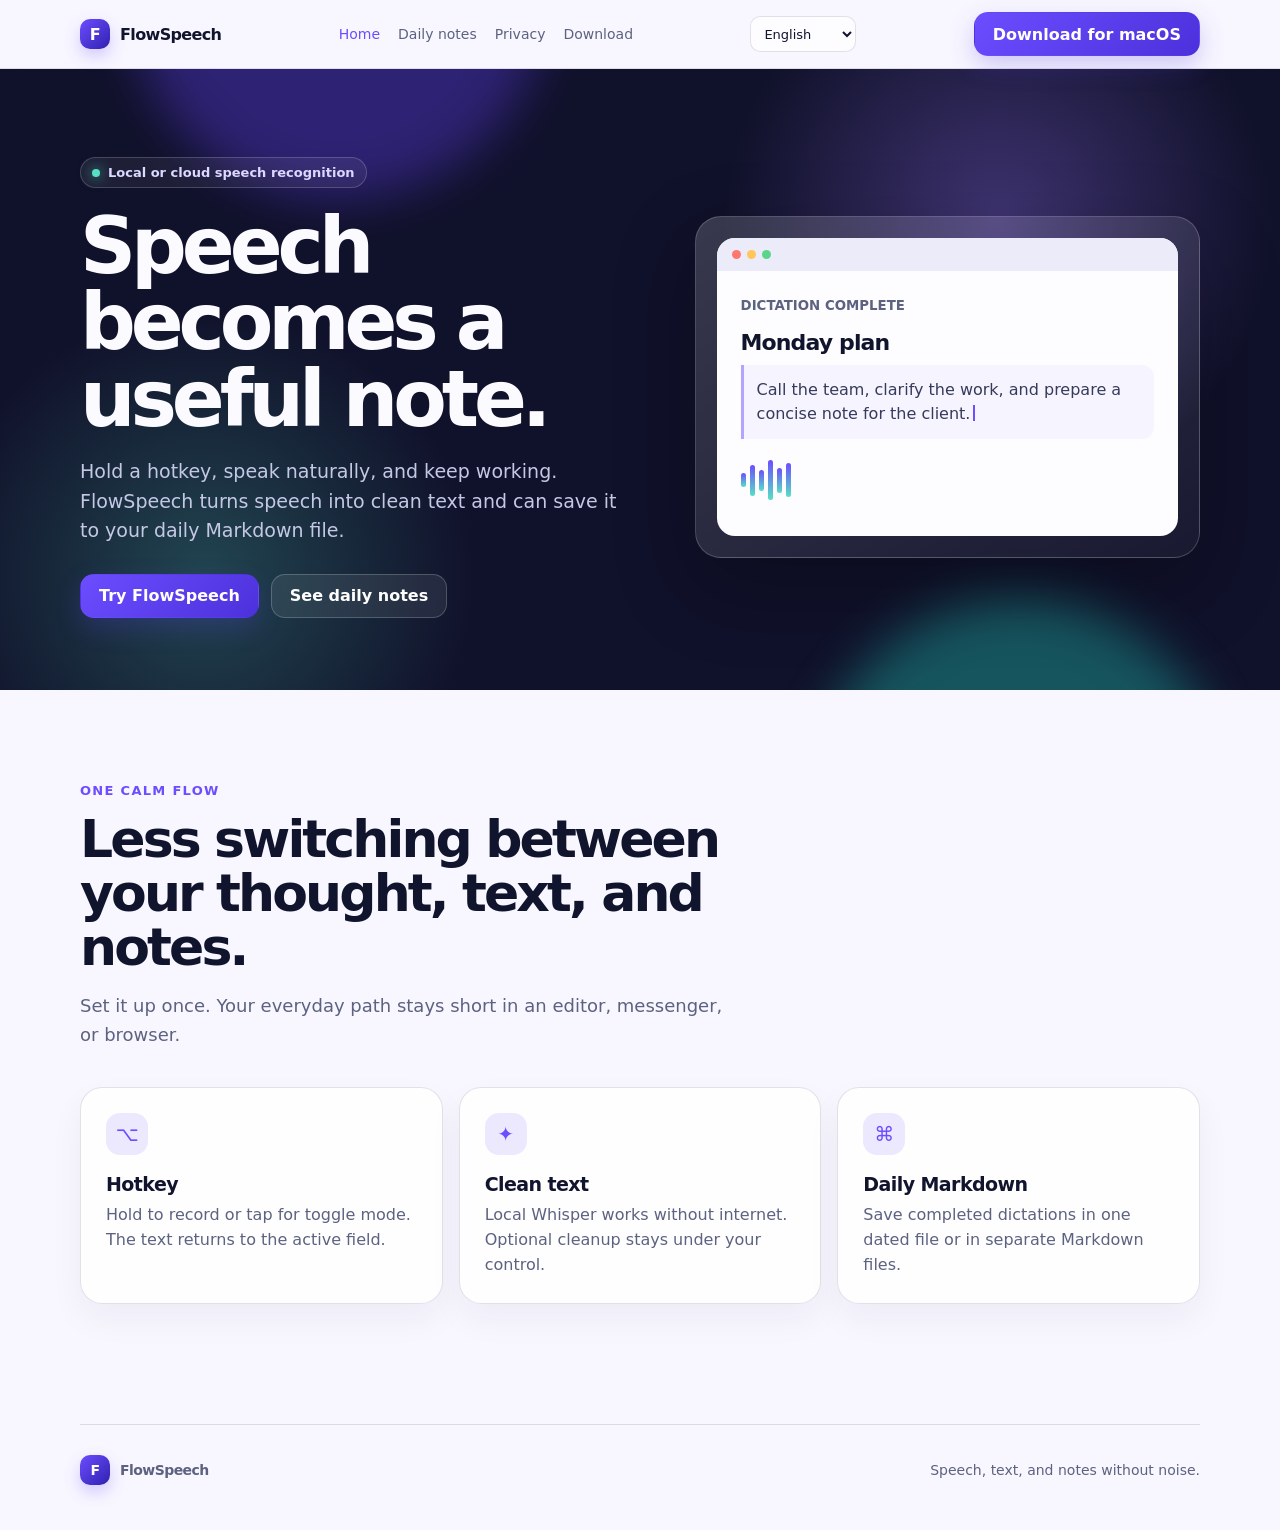
<file: website/index.html>
<!doctype html>
<html lang="en"><head><meta charset="utf-8"><meta name="viewport" content="width=device-width, initial-scale=1"><meta name="description" content="FlowSpeech turns speech into clean text and daily Markdown notes."><title data-i18n="homeTitle">FlowSpeech | Speech into notes</title><link rel="stylesheet" href="assets/style.css"></head>
<body><header class="topbar"><nav class="shell nav"><a class="brand" href="index.html"><span class="brand-mark">F</span>FlowSpeech</a><div class="links"><a aria-current="page" data-i18n="navHome" href="index.html">Home</a><a data-i18n="navDaily" href="daily.html">Daily notes</a><a data-i18n="navPrivacy" href="privacy.html">Privacy</a><a data-i18n="navDownload" href="download.html">Download</a></div><label class="language-picker"><select data-language-picker aria-label="Language"><option value="en">English</option><option value="ru">Русский</option><option value="es">Español</option><option value="pt">Português</option><option value="de">Deutsch</option><option value="fr">Français</option></select></label><a class="button primary" data-i18n="download" href="download.html">Download for macOS</a></nav></header>
<main><section class="hero"><div class="shell hero-grid"><div class="reveal"><span class="eyebrow"><span class="dot"></span> <span data-i18n="homeBadge">Local or cloud speech recognition</span></span><h1 data-i18n="homeH1">Speech becomes a useful note.</h1><p class="lead" data-i18n="homeLead">Hold a hotkey, speak naturally, and keep working. FlowSpeech turns speech into clean text and can save it to your daily Markdown file.</p><div class="actions"><a class="button primary" data-i18n="homePrimary" href="download.html">Try FlowSpeech</a><a class="button secondary" data-i18n="homeSecondary" href="daily.html">See daily notes</a></div></div><div class="demo reveal"><div class="demo-window"><div class="dots"><i></i><i></i><i></i></div><div class="dictation"><small data-i18n="demoLabel">DICTATION COMPLETE</small><h3 data-i18n="demoTitle">Monday plan</h3><div class="transcript"><span data-i18n="demoText">Call the team, clarify the work, and prepare a concise note for the client.</span><span class="cursor"></span></div><div class="wave"><i style="--h:14px;--d:.1s"></i><i style="--h:31px;--d:.4s"></i><i style="--h:21px;--d:.2s"></i><i style="--h:40px;--d:.6s"></i><i style="--h:25px;--d:.3s"></i><i style="--h:34px;--d:.5s"></i></div></div></div></div></div></section>
<section><div class="shell"><div class="reveal"><span class="section-label" data-i18n="flowLabel">ONE CALM FLOW</span><h2 class="section-title" data-i18n="flowTitle">Less switching between your thought, text, and notes.</h2><p class="section-copy" data-i18n="flowLead">Set it up once. Your everyday path stays short in an editor, messenger, or browser.</p></div><div class="cards"><article class="card reveal"><div class="card-icon">⌥</div><h3 data-i18n="hotkeyTitle">Hotkey</h3><p data-i18n="hotkeyBody">Hold to record or tap for toggle mode. The text returns to the active field.</p></article><article class="card reveal"><div class="card-icon">✦</div><h3 data-i18n="textTitle">Clean text</h3><p data-i18n="textBody">Local Whisper works without internet. Optional cleanup stays under your control.</p></article><article class="card reveal"><div class="card-icon">⌘</div><h3 data-i18n="notesTitle">Daily Markdown</h3><p data-i18n="notesBody">Save completed dictations in one dated file or in separate Markdown files.</p></article></div></div></section></main><footer><div class="shell footer-row"><a class="brand" href="index.html"><span class="brand-mark">F</span>FlowSpeech</a><span data-i18n="footer">Speech, text, and notes without noise.</span></div></footer><script src="assets/app.js"></script></body></html>
</file>
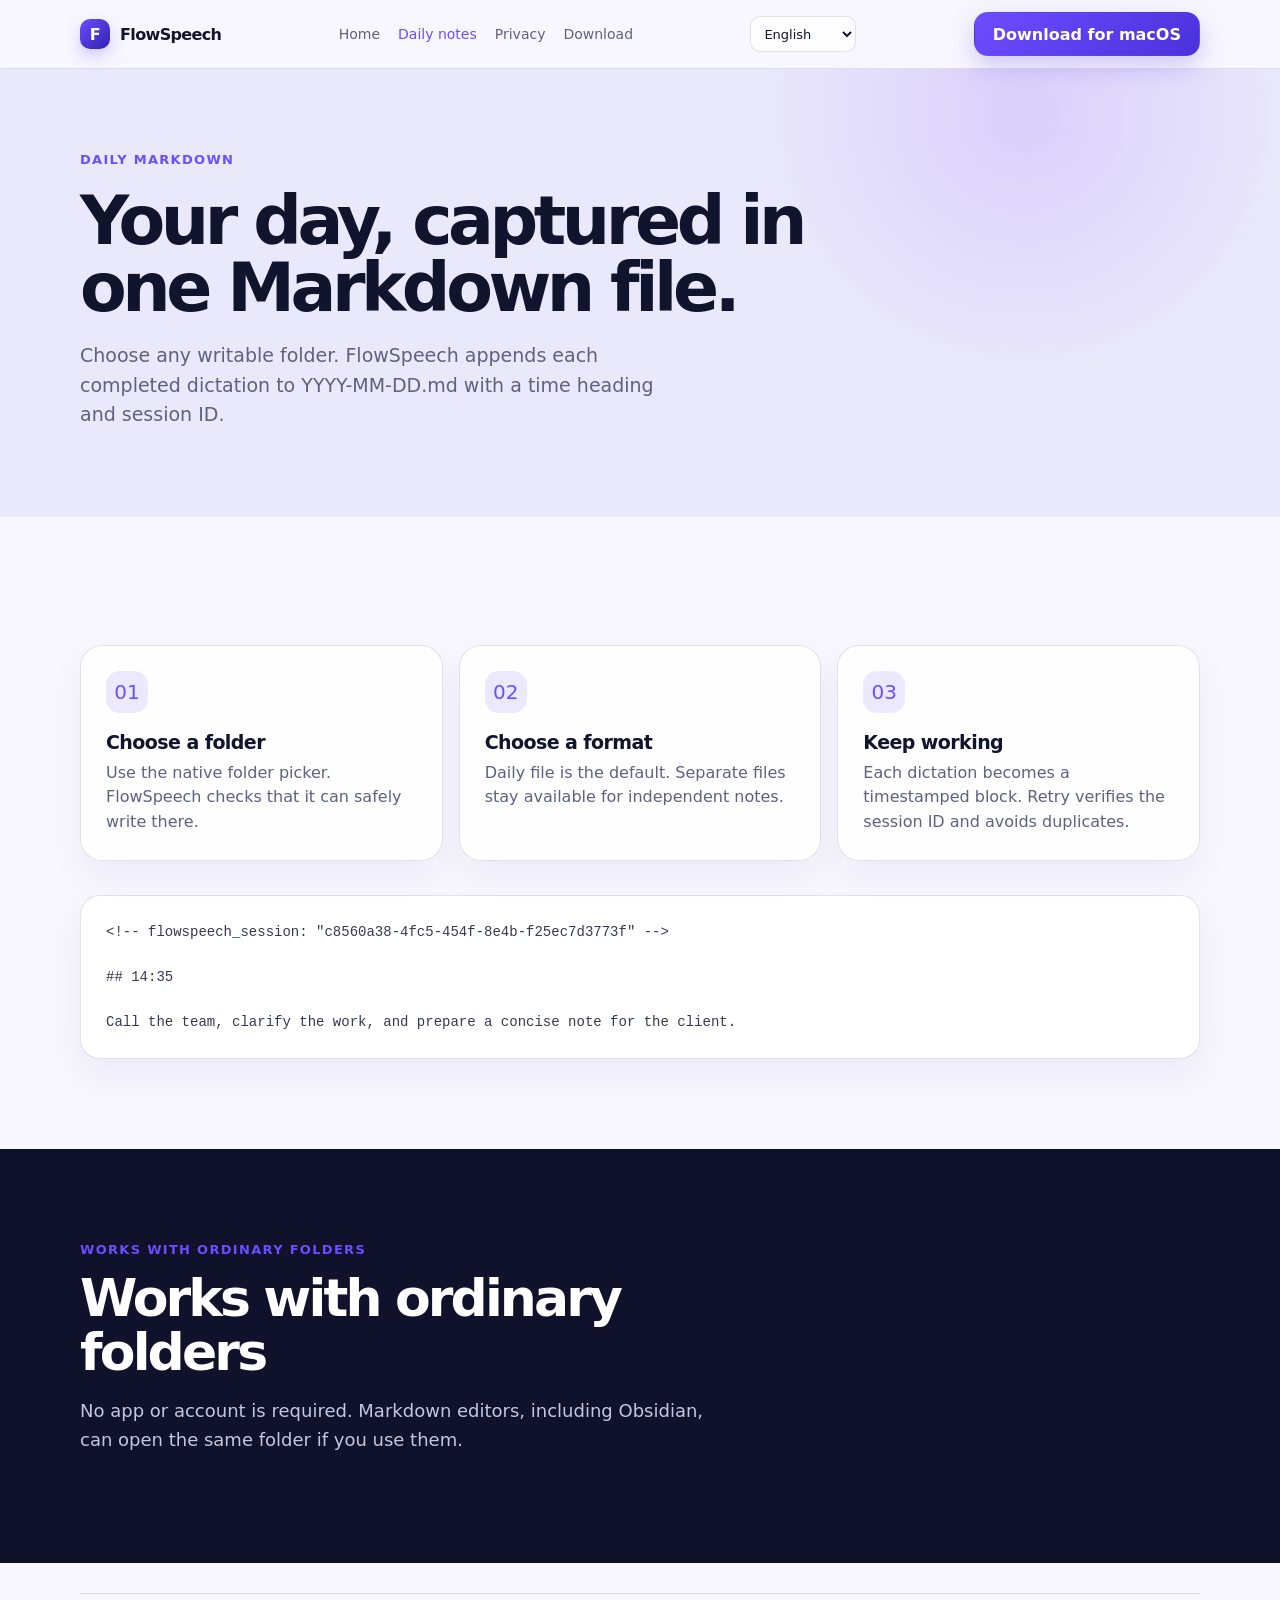
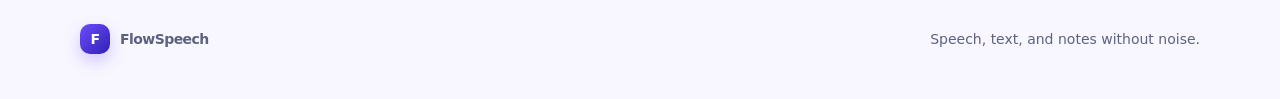
<file: website/daily.html>
<!doctype html>
<html lang="en"><head><meta charset="utf-8"><meta name="viewport" content="width=device-width, initial-scale=1"><meta name="description" content="Daily Markdown notes with FlowSpeech."><title data-i18n="dailyTitle">Daily Markdown notes | FlowSpeech</title><link rel="stylesheet" href="assets/style.css"></head>
<body><header class="topbar"><nav class="shell nav"><a class="brand" href="index.html"><span class="brand-mark">F</span>FlowSpeech</a><div class="links"><a data-i18n="navHome" href="index.html">Home</a><a aria-current="page" data-i18n="navDaily" href="daily.html">Daily notes</a><a data-i18n="navPrivacy" href="privacy.html">Privacy</a><a data-i18n="navDownload" href="download.html">Download</a></div><label class="language-picker"><select data-language-picker aria-label="Language"><option value="en">English</option><option value="ru">Русский</option><option value="es">Español</option><option value="pt">Português</option><option value="de">Deutsch</option><option value="fr">Français</option></select></label><a class="button primary" data-i18n="download" href="download.html">Download for macOS</a></nav></header>
<main><section class="page-hero"><div class="shell reveal"><span class="section-label" data-i18n="dailyLabel">DAILY MARKDOWN</span><h1 data-i18n="dailyH1">Your day, captured in one Markdown file.</h1><p class="lead" data-i18n="dailyLead">Choose any writable folder. FlowSpeech appends each completed dictation to YYYY-MM-DD.md with a time heading and session ID.</p></div></section><section><div class="shell"><div class="cards"><article class="card reveal"><div class="card-icon">01</div><h3 data-i18n="dailyStep1">Choose a folder</h3><p data-i18n="dailyStep1Body">Use the native folder picker. FlowSpeech checks that it can safely write there.</p></article><article class="card reveal"><div class="card-icon">02</div><h3 data-i18n="dailyStep2">Choose a format</h3><p data-i18n="dailyStep2Body">Daily file is the default. Separate files stay available for independent notes.</p></article><article class="card reveal"><div class="card-icon">03</div><h3 data-i18n="dailyStep3">Keep working</h3><p data-i18n="dailyStep3Body">Each dictation becomes a timestamped block. Retry verifies the session ID and avoids duplicates.</p></article></div><div class="note reveal">&lt;!-- flowspeech_session: "c8560a38-4fc5-454f-8e4b-f25ec7d3773f" --&gt;

## 14:35

Call the team, clarify the work, and prepare a concise note for the client.</div></div></section><section class="dark-band"><div class="shell reveal"><span class="section-label" data-i18n="dailySafe">WORKS WITH ORDINARY FOLDERS</span><h2 class="section-title" data-i18n="dailySafe">Works with ordinary folders</h2><p class="section-copy" data-i18n="dailySafeBody">No app or account is required. Markdown editors, including Obsidian, can open the same folder if you use them.</p></div></section></main><footer><div class="shell footer-row"><a class="brand" href="index.html"><span class="brand-mark">F</span>FlowSpeech</a><span data-i18n="footer">Speech, text, and notes without noise.</span></div></footer><script src="assets/app.js"></script></body></html>
</file>
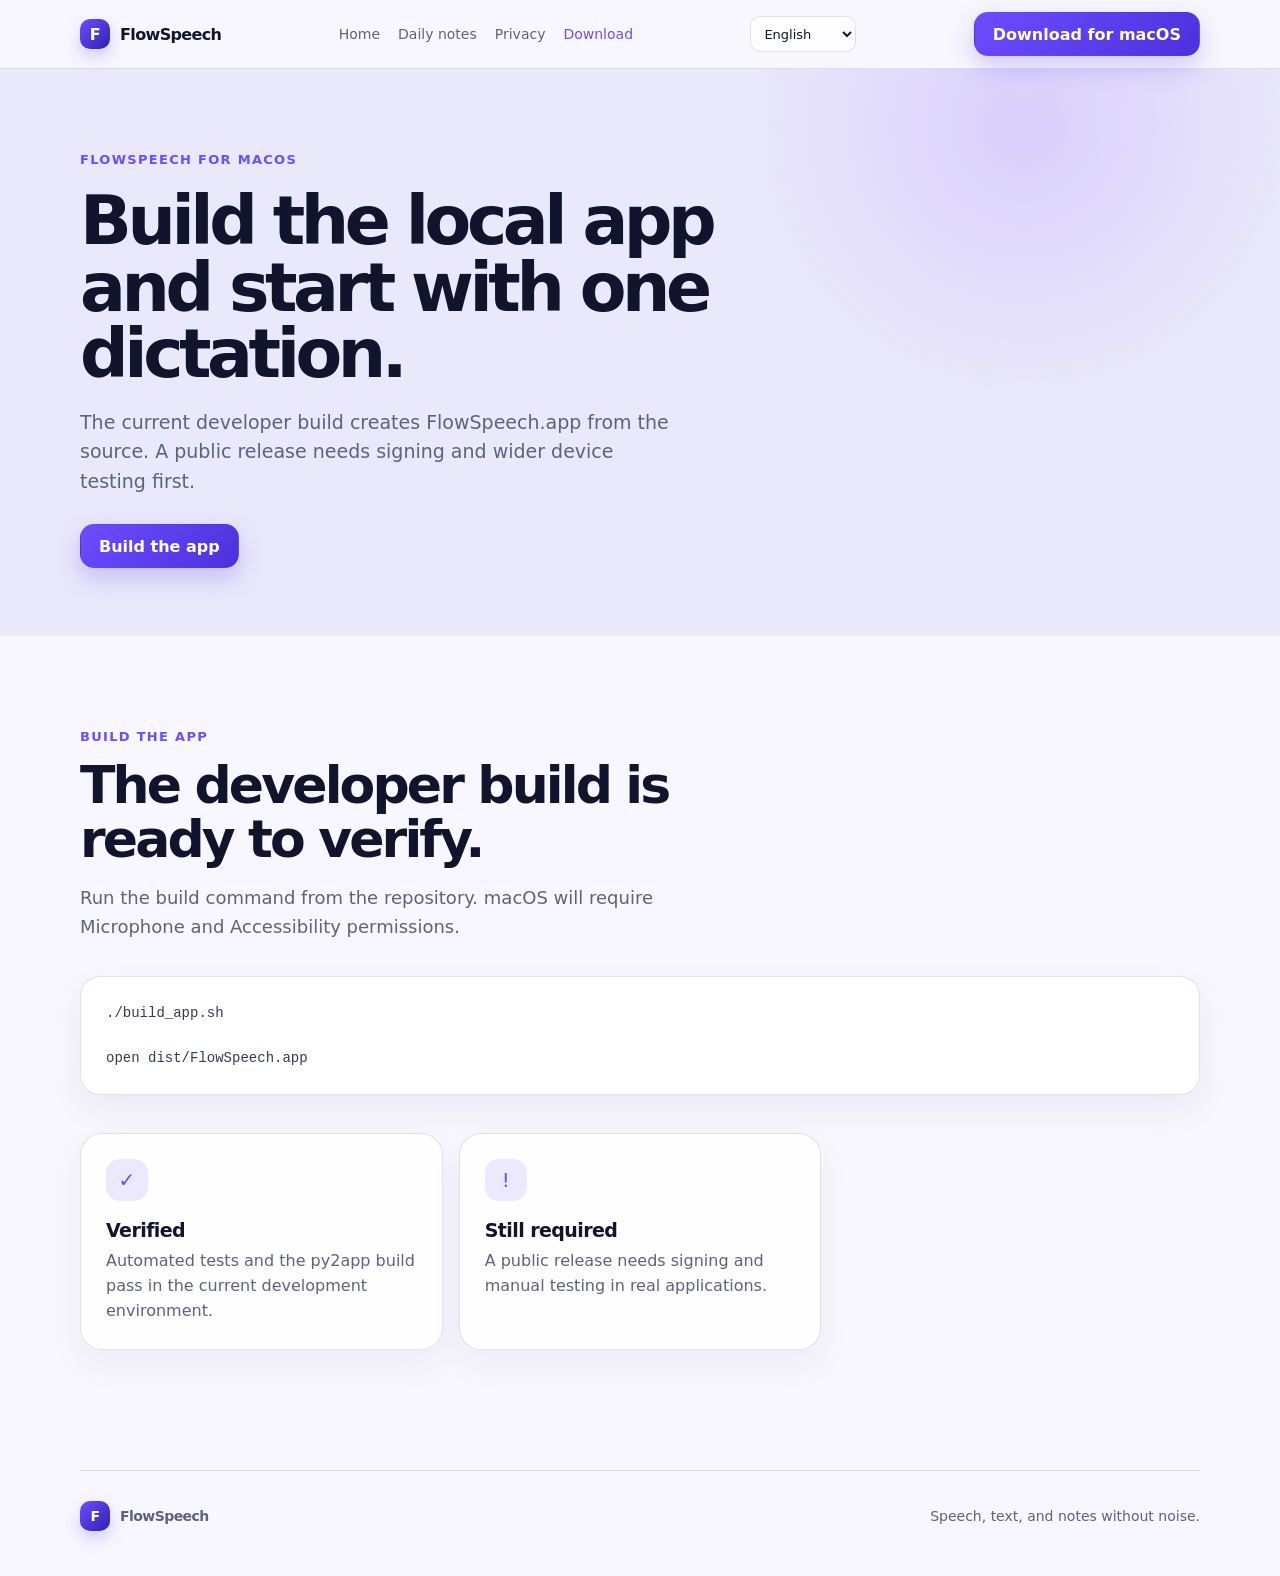
<file: website/download.html>
<!doctype html>
<html lang="en"><head><meta charset="utf-8"><meta name="viewport" content="width=device-width, initial-scale=1"><meta name="description" content="Build FlowSpeech for macOS."><title data-i18n="downloadTitle">Download | FlowSpeech</title><link rel="stylesheet" href="assets/style.css"></head>
<body><header class="topbar"><nav class="shell nav"><a class="brand" href="index.html"><span class="brand-mark">F</span>FlowSpeech</a><div class="links"><a data-i18n="navHome" href="index.html">Home</a><a data-i18n="navDaily" href="daily.html">Daily notes</a><a data-i18n="navPrivacy" href="privacy.html">Privacy</a><a aria-current="page" data-i18n="navDownload" href="download.html">Download</a></div><label class="language-picker"><select data-language-picker aria-label="Language"><option value="en">English</option><option value="ru">Русский</option><option value="es">Español</option><option value="pt">Português</option><option value="de">Deutsch</option><option value="fr">Français</option></select></label><a class="button primary" data-i18n="download" href="#build">Download for macOS</a></nav></header>
<main><section class="page-hero"><div class="shell reveal"><span class="section-label" data-i18n="downloadLabel">FLOWSPEECH FOR MACOS</span><h1 data-i18n="downloadH1">Build the local app and start with one dictation.</h1><p class="lead" data-i18n="downloadLead">The current developer build creates FlowSpeech.app from the source. A public release needs signing and wider device testing first.</p><div class="actions"><a class="button primary" data-i18n="build" href="#build">Build the app</a></div></div></section><section id="build"><div class="shell"><div class="reveal"><span class="section-label" data-i18n="build">BUILD THE APP</span><h2 class="section-title" data-i18n="buildTitle">The developer build is ready to verify.</h2><p class="section-copy" data-i18n="buildBody">Run the build command from the repository. macOS will require Microphone and Accessibility permissions.</p></div><div class="note reveal">./build_app.sh

open dist/FlowSpeech.app</div><div class="cards"><article class="card reveal"><div class="card-icon">✓</div><h3 data-i18n="testedTitle">Verified</h3><p data-i18n="testedBody">Automated tests and the py2app build pass in the current development environment.</p></article><article class="card reveal"><div class="card-icon">!</div><h3 data-i18n="nextTitle">Still required</h3><p data-i18n="nextBody">A public release needs signing and manual testing in real applications.</p></article></div></div></section></main><footer><div class="shell footer-row"><a class="brand" href="index.html"><span class="brand-mark">F</span>FlowSpeech</a><span data-i18n="footer">Speech, text, and notes without noise.</span></div></footer><script src="assets/app.js"></script></body></html>
</file>
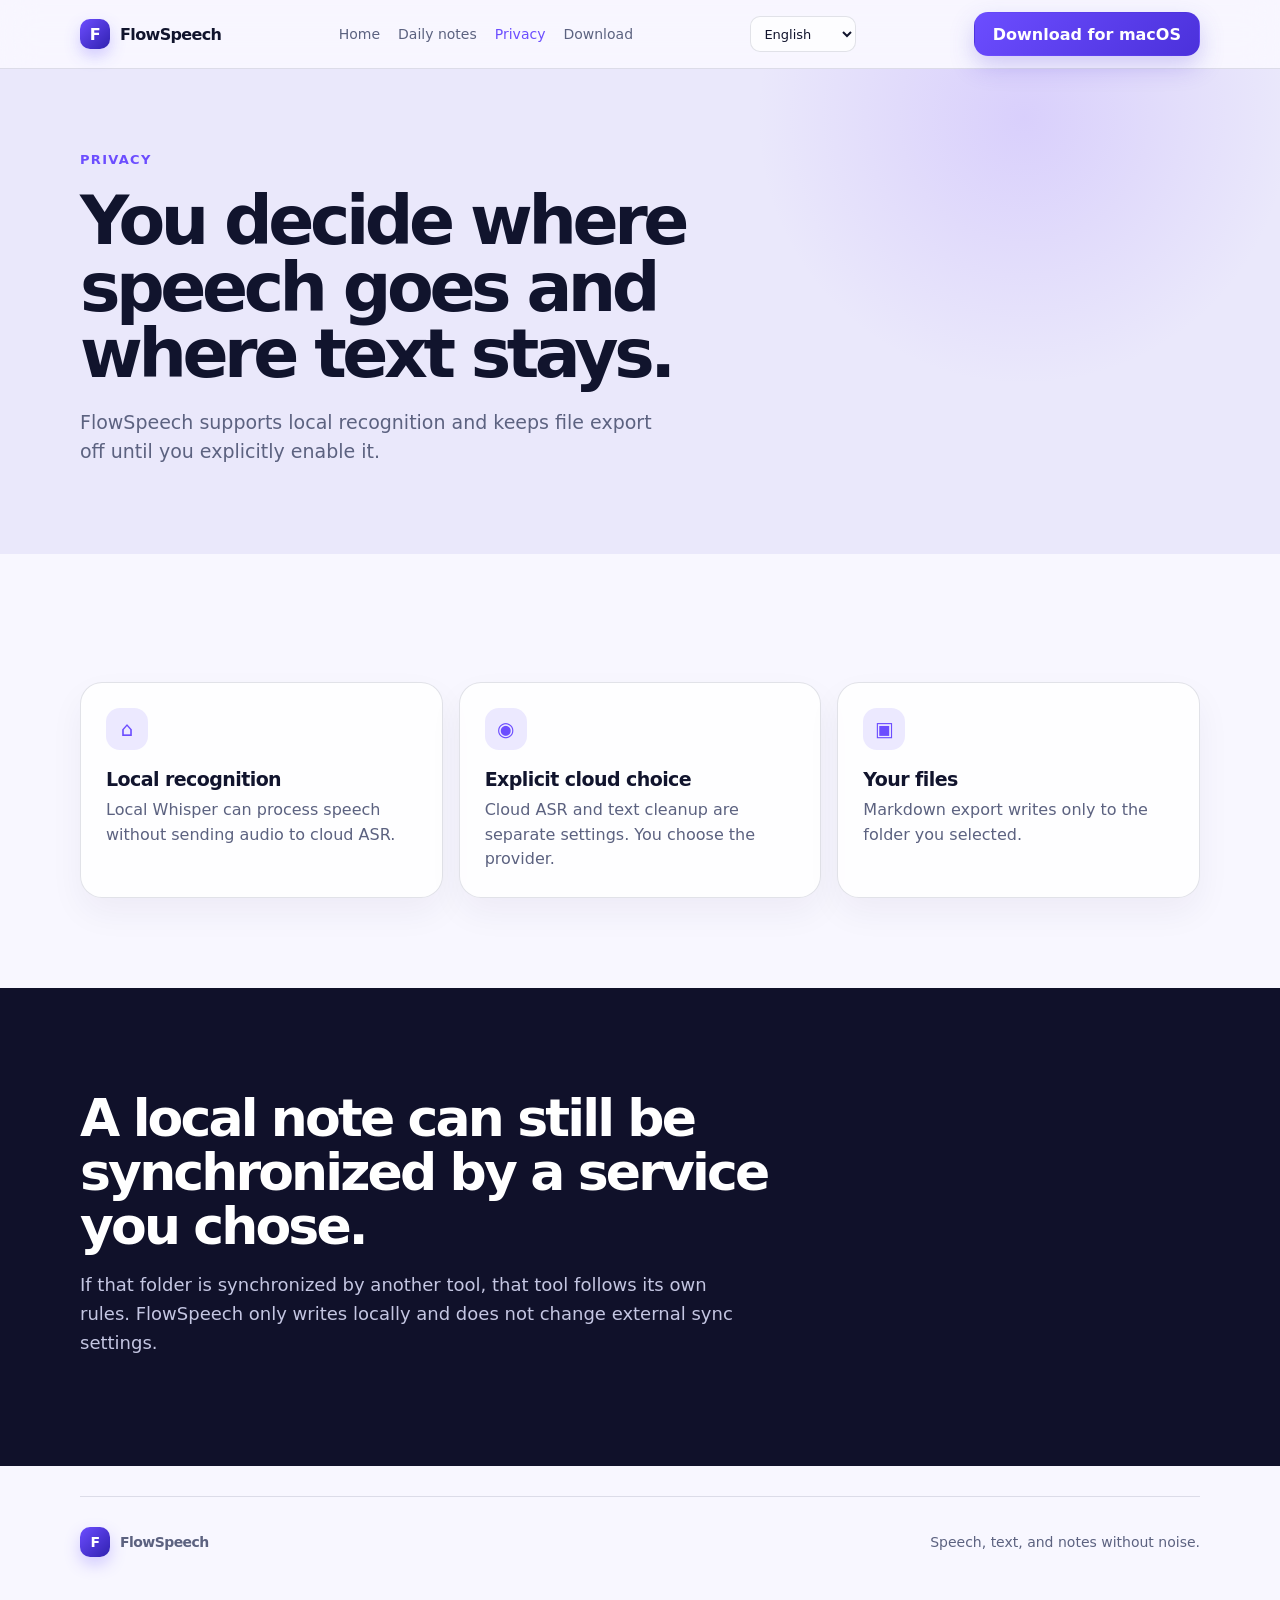
<file: website/privacy.html>
<!doctype html>
<html lang="en"><head><meta charset="utf-8"><meta name="viewport" content="width=device-width, initial-scale=1"><meta name="description" content="FlowSpeech privacy controls."><title data-i18n="privacyTitle">Privacy | FlowSpeech</title><link rel="stylesheet" href="assets/style.css"></head>
<body><header class="topbar"><nav class="shell nav"><a class="brand" href="index.html"><span class="brand-mark">F</span>FlowSpeech</a><div class="links"><a data-i18n="navHome" href="index.html">Home</a><a data-i18n="navDaily" href="daily.html">Daily notes</a><a aria-current="page" data-i18n="navPrivacy" href="privacy.html">Privacy</a><a data-i18n="navDownload" href="download.html">Download</a></div><label class="language-picker"><select data-language-picker aria-label="Language"><option value="en">English</option><option value="ru">Русский</option><option value="es">Español</option><option value="pt">Português</option><option value="de">Deutsch</option><option value="fr">Français</option></select></label><a class="button primary" data-i18n="download" href="download.html">Download for macOS</a></nav></header>
<main><section class="page-hero"><div class="shell reveal"><span class="section-label" data-i18n="privacyLabel">PRIVACY</span><h1 data-i18n="privacyH1">You decide where speech goes and where text stays.</h1><p class="lead" data-i18n="privacyLead">FlowSpeech supports local recognition and keeps file export off until you explicitly enable it.</p></div></section><section><div class="shell"><div class="cards"><article class="card reveal"><div class="card-icon">⌂</div><h3 data-i18n="localTitle">Local recognition</h3><p data-i18n="localBody">Local Whisper can process speech without sending audio to cloud ASR.</p></article><article class="card reveal"><div class="card-icon">◉</div><h3 data-i18n="cloudTitle">Explicit cloud choice</h3><p data-i18n="cloudBody">Cloud ASR and text cleanup are separate settings. You choose the provider.</p></article><article class="card reveal"><div class="card-icon">▣</div><h3 data-i18n="filesTitle">Your files</h3><p data-i18n="filesBody">Markdown export writes only to the folder you selected.</p></article></div></div></section><section class="dark-band"><div class="shell reveal"><h2 class="section-title" data-i18n="privacyBoundary">A local note can still be synchronized by a service you chose.</h2><p class="section-copy" data-i18n="privacyBoundaryBody">If that folder is synchronized by another tool, that tool follows its own rules. FlowSpeech only writes locally and does not change external sync settings.</p></div></section></main><footer><div class="shell footer-row"><a class="brand" href="index.html"><span class="brand-mark">F</span>FlowSpeech</a><span data-i18n="footer">Speech, text, and notes without noise.</span></div></footer><script src="assets/app.js"></script></body></html>
</file>
<file: website/assets/style.css>
:root {
  --ink: #11142d;
  --muted: #5c6280;
  --paper: #f8f7ff;
  --line: rgba(22, 26, 65, .12);
  --violet: #6c4dff;
  --violet-2: #9c78ff;
  --mint: #56e0c3;
  --night: #10112a;
  --card: rgba(255, 255, 255, .8);
  font-family: Inter, ui-sans-serif, system-ui, -apple-system, BlinkMacSystemFont, "Segoe UI", sans-serif;
  color: var(--ink);
  background: var(--paper);
}

* { box-sizing: border-box; }
html { scroll-behavior: smooth; }
body { margin: 0; min-width: 320px; }
a { color: inherit; text-decoration: none; }

.shell { width: min(1120px, calc(100% - 40px)); margin: 0 auto; }
.topbar { position: sticky; top: 0; z-index: 5; backdrop-filter: blur(18px); background: rgba(248, 247, 255, .78); border-bottom: 1px solid var(--line); }
.nav { min-height: 68px; display: flex; align-items: center; justify-content: space-between; gap: 20px; }
.brand { display: inline-flex; align-items: center; gap: 10px; font-weight: 800; letter-spacing: -.04em; }
.brand-mark { display: grid; place-items: center; width: 30px; height: 30px; border-radius: 10px; color: white; background: linear-gradient(135deg, var(--violet), #3021b0); box-shadow: 0 7px 16px rgba(92, 63, 255, .25); }
.links { display: flex; gap: 18px; color: var(--muted); font-size: 14px; }
.links a:hover, .links a[aria-current="page"] { color: var(--violet); }
.language-picker select { min-height: 36px; padding: 0 9px; border: 1px solid var(--line); border-radius: 10px; color: var(--ink); background: rgba(255,255,255,.78); font: inherit; font-size: 13px; }
.button { display: inline-flex; align-items: center; justify-content: center; min-height: 44px; padding: 0 18px; border: 1px solid transparent; border-radius: 14px; font-weight: 700; transition: transform .2s ease, box-shadow .2s ease, background .2s ease; }
.button:hover { transform: translateY(-2px); }
.button.primary { color: white; background: linear-gradient(135deg, var(--violet), #4b31db); box-shadow: 0 10px 25px rgba(84, 60, 220, .25); }
.button.secondary { color: var(--ink); border-color: var(--line); background: rgba(255,255,255,.75); }

.hero { position: relative; overflow: hidden; padding: 88px 0 72px; background: radial-gradient(circle at 78% 25%, rgba(156,120,255,.34), transparent 25%), radial-gradient(circle at 16% 82%, rgba(86,224,195,.25), transparent 23%), var(--night); color: #fbfbff; }
.hero::before, .hero::after { content: ""; position: absolute; width: 420px; height: 420px; border-radius: 50%; filter: blur(25px); opacity: .34; animation: drift 11s ease-in-out infinite alternate; }
.hero::before { top: -290px; left: 10%; background: #6643ff; }
.hero::after { bottom: -330px; right: 4%; background: #22d7c1; animation-delay: -5s; }
.hero-grid { position: relative; display: grid; grid-template-columns: 1.05fr .95fr; gap: 56px; align-items: center; }
.eyebrow { display: inline-flex; align-items: center; gap: 8px; padding: 7px 11px; border: 1px solid rgba(255,255,255,.18); border-radius: 999px; color: #ddd8ff; background: rgba(255,255,255,.06); font-size: 13px; font-weight: 700; }
.dot { width: 8px; height: 8px; border-radius: 50%; background: var(--mint); box-shadow: 0 0 14px var(--mint); }
h1 { max-width: 660px; margin: 20px 0; font-size: clamp(44px, 7vw, 78px); line-height: .98; letter-spacing: -.065em; }
.lead { max-width: 590px; color: #c5c8e5; font-size: 19px; line-height: 1.55; }
.actions { display: flex; flex-wrap: wrap; gap: 12px; margin-top: 28px; }
.hero .secondary { color: white; border-color: rgba(255,255,255,.2); background: rgba(255,255,255,.08); }

.demo { position: relative; padding: 21px; border: 1px solid rgba(255,255,255,.19); border-radius: 26px; background: linear-gradient(145deg, rgba(255,255,255,.17), rgba(255,255,255,.04)); box-shadow: 0 28px 80px rgba(0,0,0,.26); transform: rotate(2deg); }
.demo-window { overflow: hidden; border-radius: 18px; background: #fdfdff; color: var(--ink); }
.dots { display: flex; gap: 6px; padding: 12px 15px; background: #ecebfa; }.dots i { display:block; width:9px; height:9px; border-radius:50%; background:#b5b1d0; }.dots i:first-child { background:#ff786f; }.dots i:nth-child(2) { background:#ffc65a; }.dots i:nth-child(3) { background:#5ad68a; }
.dictation { padding: 24px; min-height: 265px; }.dictation small { color: var(--muted); font-weight: 700; }.dictation h3 { margin: 16px 0 10px; font-size: 22px; letter-spacing: -.04em; }.transcript { padding: 13px; border-left: 3px solid #b3a4ff; color: #363a5b; background: #f6f4ff; border-radius: 0 12px 12px 0; line-height: 1.5; }.cursor { display:inline-block; width: 2px; height: 1em; margin-left: 3px; vertical-align: -2px; background: var(--violet); animation: blink .85s step-end infinite; }
.wave { display: flex; align-items: center; height: 42px; gap: 4px; margin-top: 20px; }.wave i { width: 5px; height: var(--h); border-radius: 6px; background: linear-gradient(var(--violet), var(--mint)); animation: pulse 1s ease-in-out infinite alternate; animation-delay: var(--d); }

section { padding: 90px 0; }.section-label { color: var(--violet); font-weight: 800; font-size: 13px; text-transform: uppercase; letter-spacing: .1em; }.section-title { max-width: 720px; margin: 13px 0 18px; font-size: clamp(32px, 5vw, 52px); line-height: 1.04; letter-spacing: -.055em; }.section-copy { max-width: 660px; color: var(--muted); font-size: 18px; line-height: 1.6; }
.cards { display: grid; grid-template-columns: repeat(3, 1fr); gap: 16px; margin-top: 38px; }.card { padding: 25px; border: 1px solid var(--line); border-radius: 22px; background: var(--card); box-shadow: 0 15px 34px rgba(30,25,80,.05); }.card h3 { margin: 18px 0 8px; font-size: 19px; letter-spacing: -.03em; }.card p { margin: 0; color: var(--muted); line-height: 1.55; }.card-icon { display:grid; place-items:center; width:42px; height:42px; border-radius:14px; color:var(--violet); background:#ece9ff; font-size:20px; }
.steps { display: grid; grid-template-columns: repeat(3, 1fr); gap: 22px; margin-top: 42px; }.step { position: relative; padding-top: 58px; }.step-no { position:absolute; top:0; left:0; color:#bdb5ff; font-size:34px; font-weight:800; letter-spacing:-.08em; }.step h3 { margin: 0 0 8px; font-size: 20px; }.step p { margin:0; color:var(--muted); line-height:1.55; }
.dark-band { background: var(--night); color: white; }.dark-band .section-copy { color:#c4c6e2; }.dark-band .cards { grid-template-columns: repeat(2, 1fr); }.dark-band .card { background: rgba(255,255,255,.06); border-color: rgba(255,255,255,.13); box-shadow: none; }.dark-band .card p { color:#c4c6e2; }.dark-band .card-icon { color:var(--mint); background:rgba(86,224,195,.13); }
.page-hero { padding: 80px 0 68px; background: radial-gradient(circle at 80% 10%, rgba(156,120,255,.22), transparent 24%), #eae8fb; }.page-hero h1 { color:var(--ink); max-width:780px; font-size:clamp(42px, 6vw, 68px); }.page-hero .lead { color:var(--muted); }
.note { margin-top:34px; padding:25px; border:1px solid var(--line); border-radius:20px; color:#353955; background:#fff; box-shadow:0 15px 34px rgba(30,25,80,.06); white-space:pre-line; font-family:ui-monospace, SFMono-Regular, Menlo, monospace; font-size:14px; line-height:1.6; }.note strong { color:var(--violet); }
.faq { margin-top: 35px; }.faq details { padding: 18px 0; border-top:1px solid var(--line); }.faq summary { cursor:pointer; font-weight:750; }.faq p { max-width:720px; margin:12px 0 0; color:var(--muted); line-height:1.55; }
.cta { padding: 46px; border-radius: 28px; color: white; background: linear-gradient(135deg, #6645f5, #30228d); box-shadow: 0 20px 60px rgba(80,50,220,.25); }.cta h2 { max-width:700px; margin:0; font-size:clamp(30px,4vw,48px); letter-spacing:-.055em; }.cta p { max-width:620px; color:#e5e2ff; line-height:1.55; font-size:17px; }
footer { padding: 30px 0 45px; color:var(--muted); font-size:14px; }.footer-row { display:flex; align-items:center; justify-content:space-between; gap:20px; padding-top:30px; border-top:1px solid var(--line); }
.reveal { opacity:0; transform: translateY(16px); transition: opacity .6s ease, transform .6s ease; }.reveal.visible { opacity:1; transform:none; }
@keyframes drift { to { transform: translate(32px, 26px) scale(1.12); } } @keyframes pulse { to { transform: scaleY(.45); opacity:.58; } } @keyframes blink { 50% { opacity:0; } }
@media (max-width: 800px) { .links { display:none; }.hero { padding:64px 0 56px; }.hero-grid, .cards, .steps { grid-template-columns:1fr; }.demo { max-width:520px; margin:10px auto 0; transform:none; }.dark-band .cards { grid-template-columns:1fr; } section { padding:68px 0; }.page-hero { padding:58px 0 50px; }.footer-row { align-items:flex-start; flex-direction:column; } }
</file>
